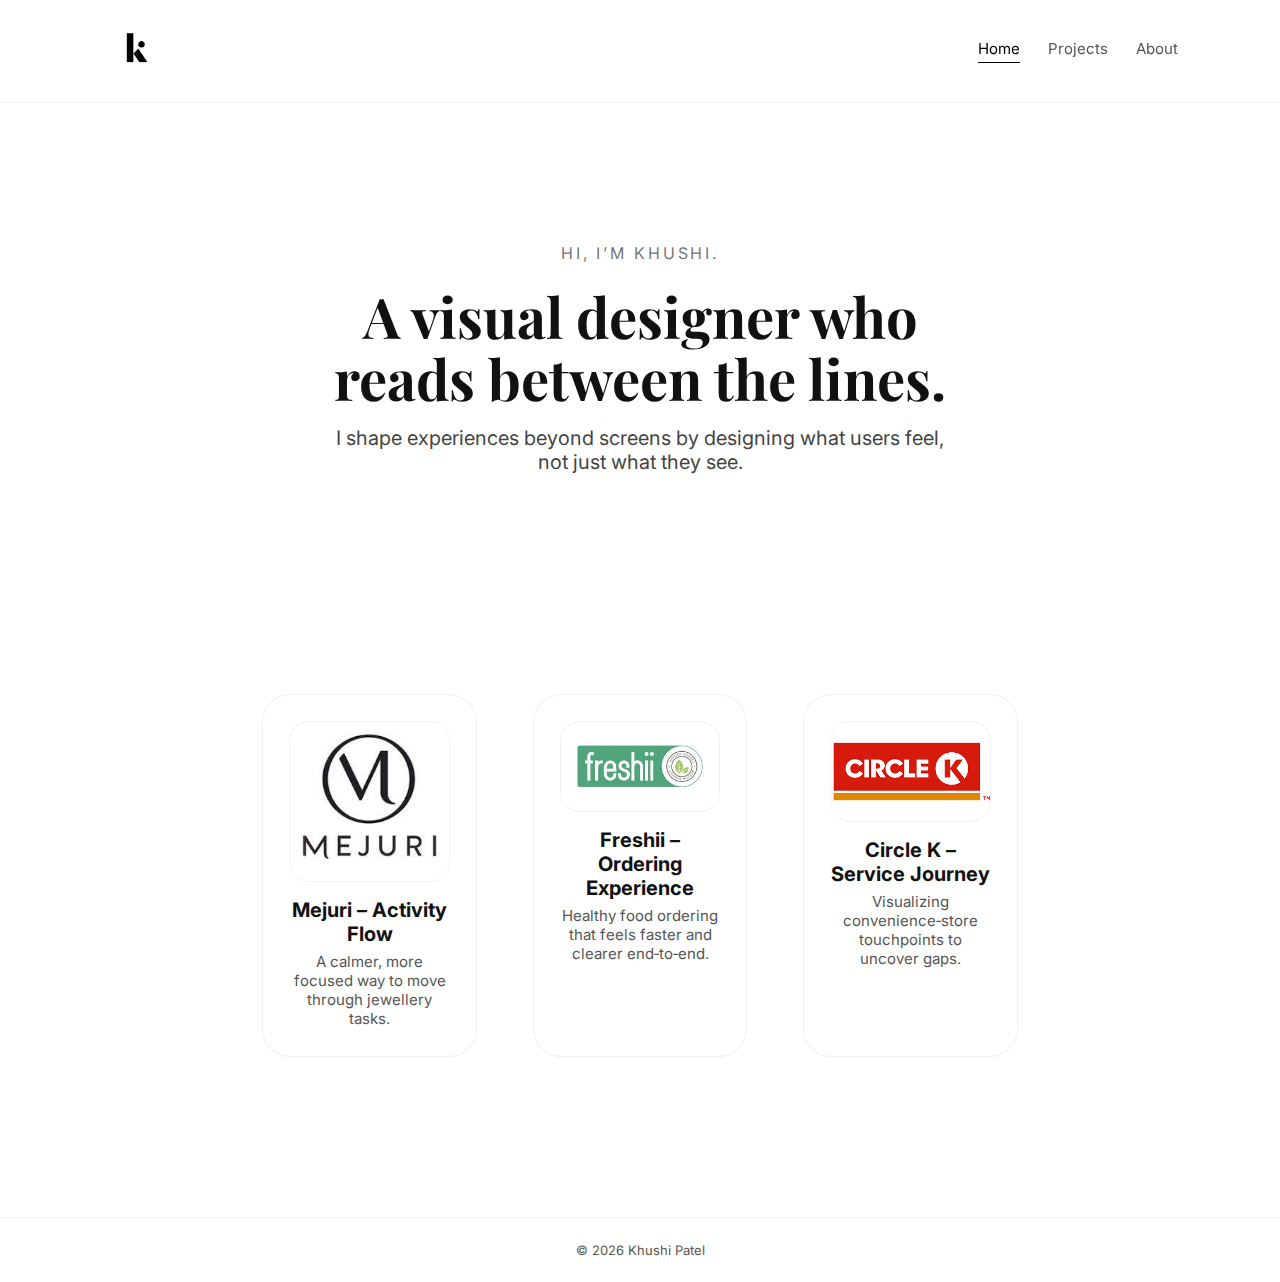
<file: index.html>
<!DOCTYPE html>
<html lang="en">
<head>
  <meta charset="UTF-8" />
  <title>Khushi Patel – Visual UI/UX Designer</title>
  <meta name="viewport" content="width=device-width, initial-scale=1" />
  <link rel="stylesheet" href="style.css" />
</head>
<body class="home">
  <header class="site-header">
   <div class="site-logo">
  <a href="index.html">
    <img src="kp logo.png" alt="Khushi Patel logo" class="logo-img" />
  </a>
</div>

    <nav class="site-nav">
      <a href="index.html" class="nav-link active">Home</a>
      <a href="work.html" class="nav-link">Projects</a>
      <a href="about.html" class="nav-link">About</a>
    </nav>
  </header>

 
  <main class="home-main home-centered">
    <!-- hero text centered -->
    <section class="hero-center-block">
      <p class="hero-eyebrow">Hi, I’m Khushi.</p>
      <h1 class="hero-heading hero-heading-playfair">
        A visual designer who reads between the lines.
      </h1>
      <p class="hero-tagline hero-tagline-inter">
        I shape experiences beyond screens by designing what users feel,
        not just what they see.
      </p>
    </section>

    <!-- space so you need to scroll to projects -->
    <div class="hero-spacer"></div>

    <!-- projects grid -->
    <section class="home-projects-intro" id="home-projects">
     
      <div class="home-project-grid">
        <!-- Mejuri -->
        <a href="work.html#mejuri" class="home-project-card card-hover">
          <img src="Mejuri.jpg" alt="Mejuri activity project cover" />
          <h3>Mejuri – Activity Flow</h3>
          <p>A calmer, more focused way to move through jewellery tasks.</p>
        </a>
        
        <!-- Freshii -->
        <a href="work.html#freshii" class="home-project-card card-hover">
          <img src="freshii.jpeg" alt="Freshii project cover" />
          <h3>Freshii – Ordering Experience</h3>
          <p>Healthy food ordering that feels faster and clearer end‑to‑end.</p>
        </a>

        

        <!-- Circle K -->
        <a href="work.html#circlek" class="home-project-card card-hover">
          <img src="circlek.png" alt="Circle K activity project cover" />
          <h3>Circle K – Service Journey</h3>
          <p>Visualizing convenience‑store touchpoints to uncover gaps.</p>
        </a>
      </div>
    </section>
  </main>

  <footer class="site-footer">
    © <span id="year"></span> Khushi Patel
  </footer>

  <script src="script.js"></script>
</body>
</html>
</file>
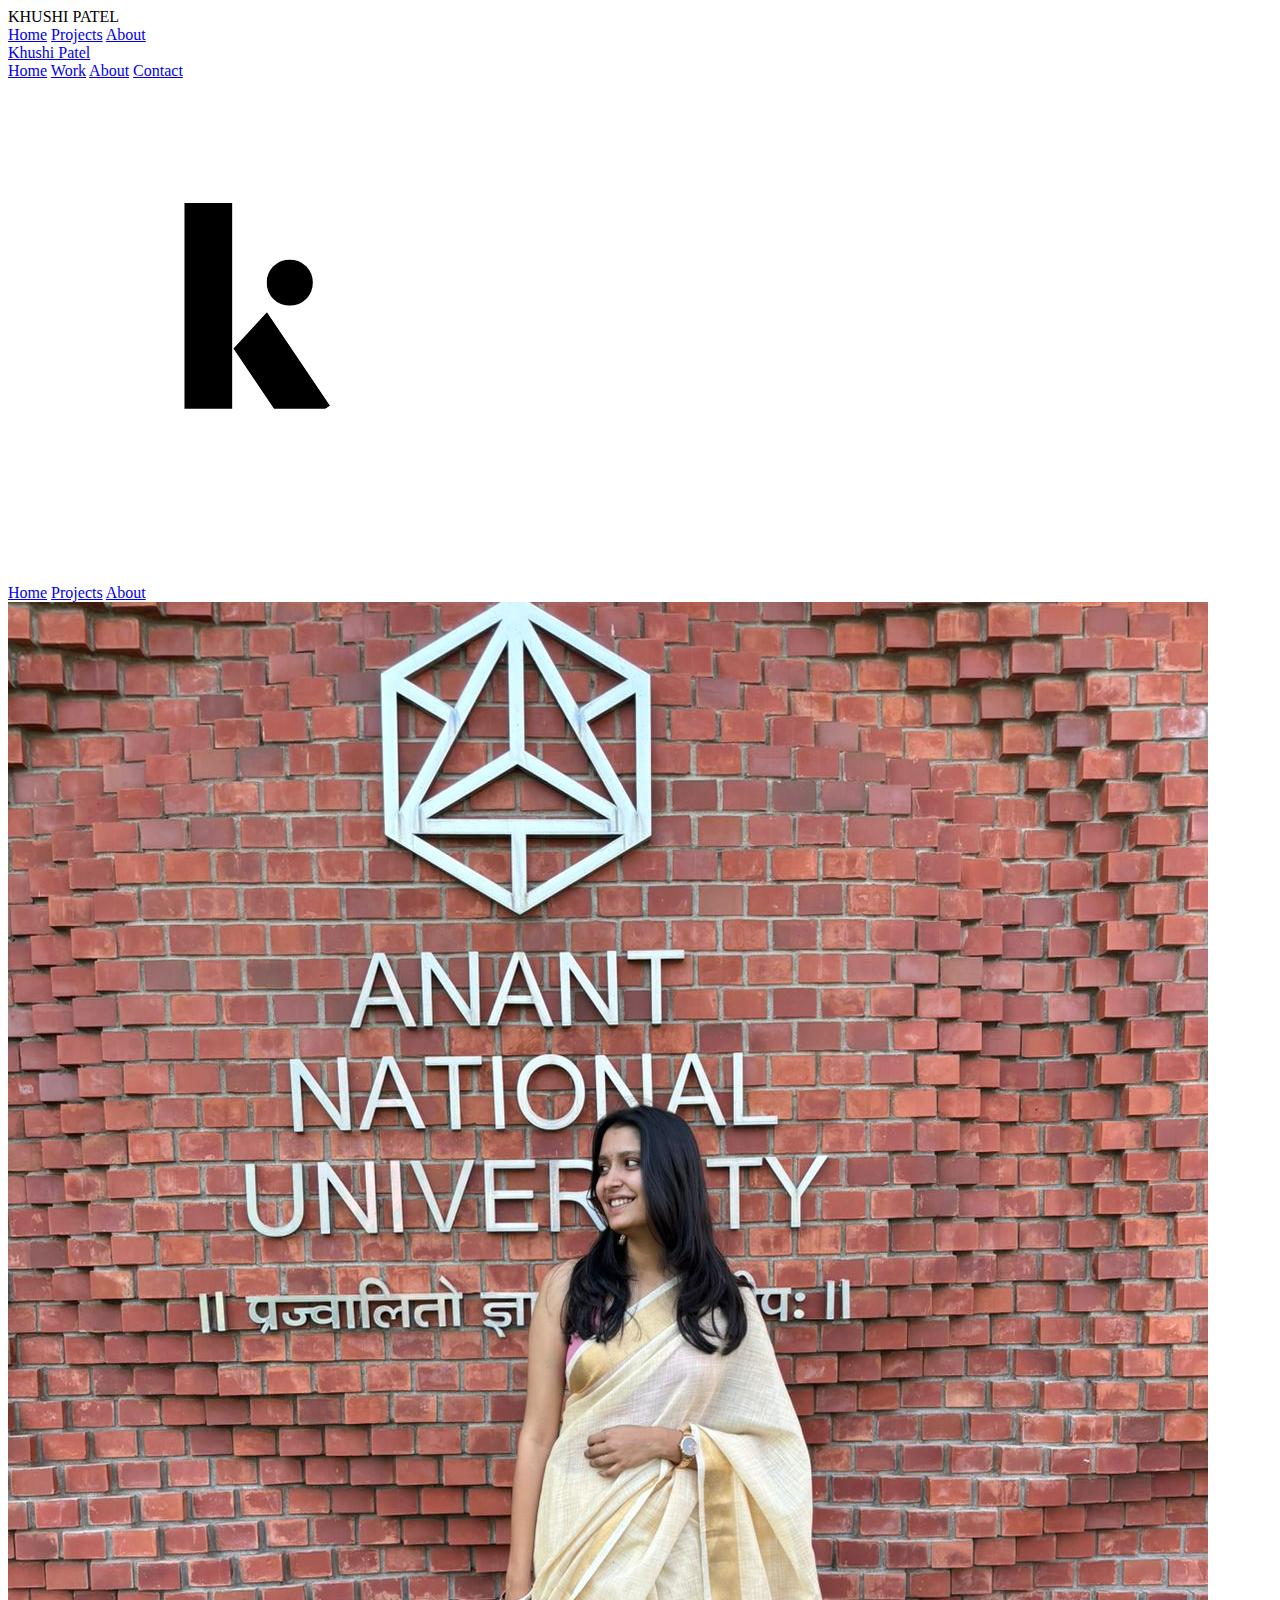
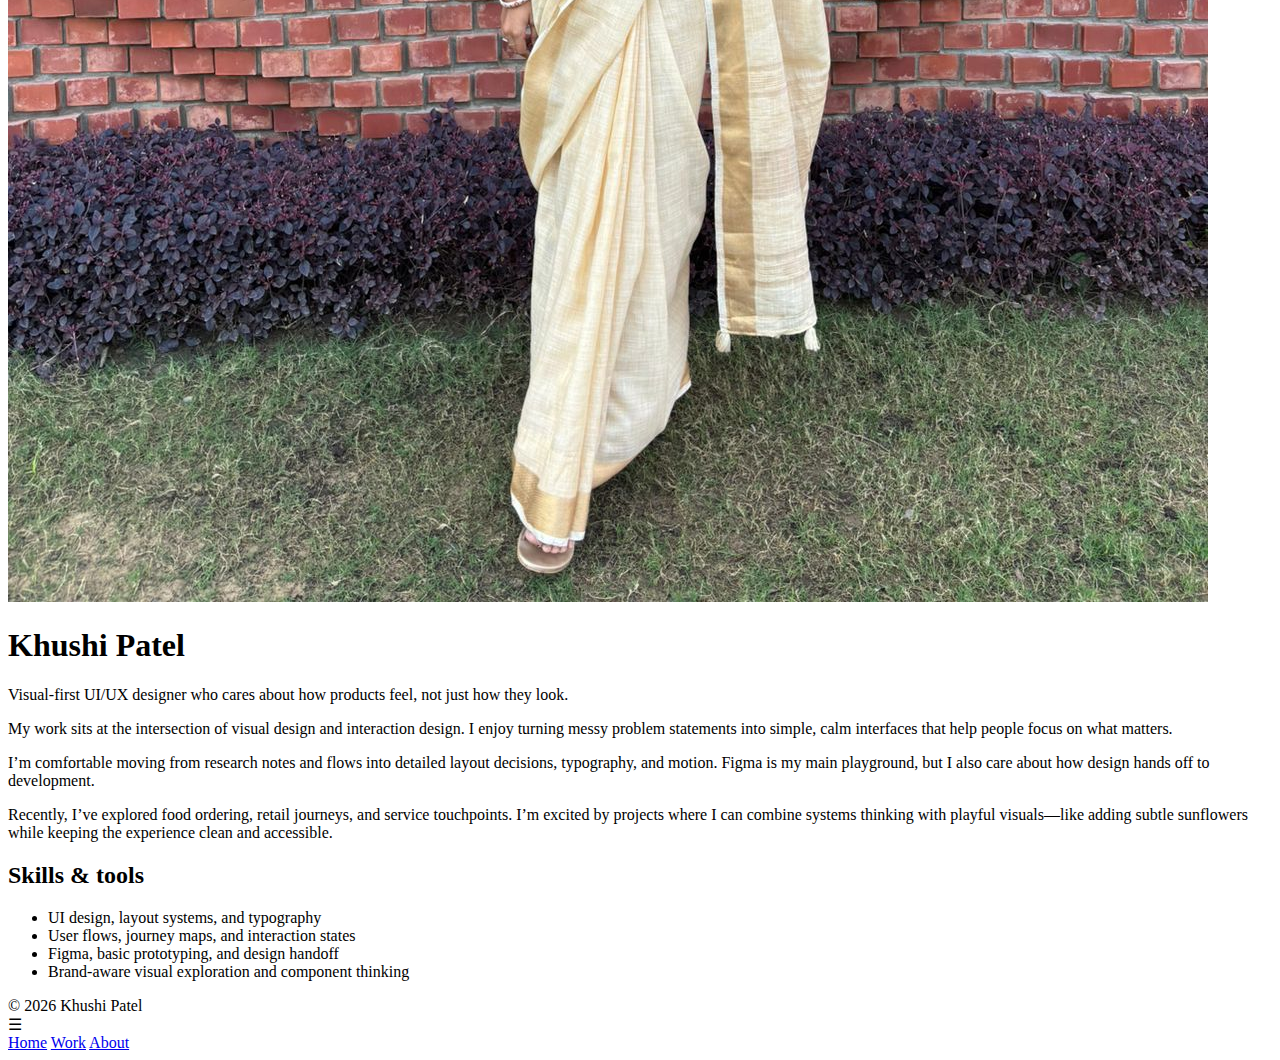
<file: about.html>
<!DOCTYPE html>
<html lang="en">
<header class="site-header">
  <div class="site-logo">KHUSHI PATEL</div>
  <nav class="site-nav">
    <a href="index.html" class="nav-link">Home</a>
    <a href="work.html" class="nav-link">Projects</a>
    <a href="about.html" class="nav-link active">About</a>
  </nav>
</header>

    <a href="index.html" class="logo">Khushi Patel</a>

    <nav>
      <a href="index.html" class="nav-link">Home</a>
      <a href="work.html" class="nav-link">Work</a>
      <a href="about.html" class="nav-link active">About</a>
      <a href="index.html#contact" class="nav-link">Contact</a>
    </nav>
<body class="about">
  <header class="site-header">
    <div class="site-logo">
      <img src="kp logo.png" alt="Khushi Patel logo" class="logo-img" />
    </div>
    <nav class="site-nav">
      <a href="index.html" class="nav-link">Home</a>
      <a href="work.html" class="nav-link">Projects</a>
      <a href="about.html" class="nav-link active">About</a>
    </nav>
  </header>

  <main class="about-main">
    <section class="about-hero">
      <div class="profile-ring profile-ring-large">
        <img
          src="profile.jpg"
          alt="Portrait of Khushi Patel"
          class="profile-photo"
        />
      </div>

      <h1>Khushi Patel</h1>
      <p class="about-tagline">
        Visual‑first UI/UX designer who cares about how products feel, not just how they look.
      </p>
    </section>

    <section class="about-copy">
      <p>
        My work sits at the intersection of visual design and interaction
        design. I enjoy turning messy problem statements into simple, calm
        interfaces that help people focus on what matters.
      </p>
      <p>
        I’m comfortable moving from research notes and flows into detailed
        layout decisions, typography, and motion. Figma is my main playground,
        but I also care about how design hands off to development.
      </p>
      <p>
        Recently, I’ve explored food ordering, retail journeys, and service
        touchpoints. I’m excited by projects where I can combine systems
        thinking with playful visuals—like adding subtle sunflowers while
        keeping the experience clean and accessible.
      </p>

      <h2>Skills & tools</h2>
      <ul class="about-list">
        <li>UI design, layout systems, and typography</li>
        <li>User flows, journey maps, and interaction states</li>
        <li>Figma, basic prototyping, and design handoff</li>
        <li>Brand‑aware visual exploration and component thinking</li>
      </ul>
    </section>
  </main>

  <footer class="site-footer">
    © <span id="year"></span> Khushi Patel
  </footer>

  <script src="script.js"></script>
</body>

    <div class="mobile-menu" id="mobile-menu">☰</div>
  </header>

  <div class="mobile-nav" id="mobile-nav">
    <a href="index.html">Home</a>
    <a href="work.html">Work</a>
    <a href="about.html">About</a>
    <a href="index.html#
</file>
<file: style.css>
@import url("https://fonts.googleapis.com/css2?family=Inter:wght@400;500;600;700&family=Playfair+Display:wght@600;700&display=swap");

/* RESET */

*,
*::before,
*::after {
  margin: 0;
  padding: 0;
  box-sizing: border-box;
}

html,
body {
  scroll-behavior: smooth;
}

body {
  font-family: "Inter", system-ui, -apple-system, BlinkMacSystemFont,
    "Helvetica Neue", Arial, sans-serif;
  background: #ffffff;
  color: #111;
}

/* HEADER */

.site-header {
  position: sticky;
  top: 0;
  left: 0;
  right: 0;
  background: rgba(255, 255, 255, 0.9);
  backdrop-filter: blur(10px);
  padding: 16px 8%;
  display: flex;
  justify-content: space-between;
  align-items: center;
  z-index: 1000;
  border-bottom: 1px solid #eee;
}

.logo-img {
  height: 70px;
  width: auto;
  display: block;
}

.site-nav {
  display: flex;
  gap: 28px;
}

.nav-link {
  text-decoration: none;
  color: #555;
  font-size: 15px;
  padding-bottom: 4px;
  border-bottom: 1px solid transparent;
}

.nav-link:hover {
  color: #000;
}

.nav-link.active {
  color: #000;
  border-color: #000;
}

/* HOME LAYOUT */

.home-main.home-centered {
  max-width: 860px;
  margin: 0 auto 80px;
  padding: 140px 8% 80px;
  position: relative;
  z-index: 1;
  text-align: center;
}

.hero-center-block {
  max-width: 700px;
  margin: 0 auto;
}

.hero-eyebrow {
  text-transform: uppercase;
  letter-spacing: 0.18em;
  font-size: 16px;
  color: #777;
  margin-bottom: 22px;
}

.hero-heading-playfair {
  font-family: "Playfair Display", serif;
  font-size: 56px;
  line-height: 1.1;
  margin-bottom: 18px;
}

.hero-tagline-inter {
  font-family: "Inter", system-ui, -apple-system, BlinkMacSystemFont,
    "Helvetica Neue", Arial, sans-serif;
  font-size: 20px;
  color: #444;
  max-width: 620px;
  margin: 0 auto;
}

.hero-spacer {
  height: 220px;
}

/* HOME PROJECT GRID */

.home-projects-intro h2 {
  font-size: 24px;
  margin-bottom: 32px;
  text-align: left;
}

/* wide row, big gaps so cards feel left / center / right */
.home-project-grid {
  display: grid;
  grid-template-columns: repeat(3, minmax(0, 1fr));
  column-gap: 56px;
  row-gap: 0;
}

.home-project-card {
  text-decoration: none;
  color: inherit;
  border-radius: 28px;
  border: 1px solid #eee;
  padding: 26px 26px 28px;
  background: #fff;
  display: flex;
  flex-direction: column;
  height: 100%;
}

.home-project-card img {
  width: 100%;
  border-radius: 20px;
  border: 1px solid #f0f0f0;
  margin-bottom: 16px;
  display: block;
}

.home-project-card h3 {
  font-size: 20px;
  margin-bottom: 6px;
}

.home-project-card p {
  font-size: 15px;
  color: #555;
}

/* card hover */

.card-hover {
  transition: transform 0.18s ease, box-shadow 0.18s ease,
    border-color 0.18s ease;
}

.card-hover:hover {
  transform: translateY(-4px);
  box-shadow: 0 14px 35px rgba(0, 0, 0, 0.08);
  border-color: #ffd66d;
}

/* SUNFLOWER BACKGROUND */

.sunflower-bg {
  position: fixed;
  width: 70px;
  height: 70px;
  background-image: url("sunflower.png");
  background-size: contain;
  background-repeat: no-repeat;
  opacity: 0.18;
  z-index: 0;
  pointer-events: none;
  animation: floatSunflower 18s linear infinite;
}

.sunflower-bg-1 {
  top: 10%;
  left: 4%;
}

.sunflower-bg-2 {
  top: 25%;
  right: 5%;
  animation-duration: 20s;
}

.sunflower-bg-3 {
  top: 55%;
  left: 12%;
  animation-duration: 24s;
}

.sunflower-bg-4 {
  top: 70%;
  right: 12%;
  animation-duration: 26s;
}

.sunflower-bg-5 {
  top: 85%;
  left: 50%;
  transform: translateX(-50%);
  animation-duration: 28s;
}

@keyframes floatSunflower {
  0% {
    transform: translateY(0) rotate(0deg);
  }
  50% {
    transform: translateY(-18px) rotate(6deg);
  }
  100% {
    transform: translateY(0) rotate(0deg);
  }
}

/* FULL-BLEED PROJECTS PAGE */

.full-bleed-projects {
  padding: 0;
  max-width: 100%;
}

.project-hero {
  min-height: 100vh;
  display: flex;
  align-items: center;
  padding: 80px 8% 80px;
  color: #111;
}

.project-hero-freshii {
  background: #9de6ff;
}

.project-hero-mejuri {
  background: #ffd58f;
}

.project-hero-circlek {
  background: #8fd0ff;
}

.project-hero-inner {
  max-width: 1120px;
  margin: 0 auto;
  display: grid;
  grid-template-columns: minmax(0, 1.1fr) minmax(0, 1fr);
  gap: 32px;
  align-items: center;
}

.project-hero-image img {
  width: 100%;
  display: block;
  border-radius: 28px;
  box-shadow: 0 18px 40px rgba(0, 0, 0, 0.15);
}

.project-hero-text h1 {
  font-size: 40px;
  margin-bottom: 12px;
}

.project-hero-desc {
  font-size: 17px;
  margin-bottom: 10px;
}

.project-hero-meta {
  font-size: 14px;
  margin-bottom: 16px;
}

.project-hero-btn {
  display: inline-block;
  padding: 10px 24px;
  border-radius: 999px;
  background: #ff4b3a;
  color: #fff;
  text-decoration: none;
  font-size: 15px;
  font-weight: 500;
}

/* button color variants */

.project-hero-mejuri .project-hero-btn {
  background: #9146ff;
}

.project-hero-circlek .project-hero-btn {
  background: #ff7b3a;
}

/* ABOUT PAGE */

.about-main {
  max-width: 800px;
  margin: 0 auto 80px;
  padding: 140px 8% 80px;
  text-align: center;
}

.profile-ring {
  width: 220px;
  height: 220px;
  border-radius: 50%;
  border: 6px solid #ffc93c;
  display: flex;
  align-items: center;
  justify-content: center;
  background: #fffdf2;
  box-shadow: 0 14px 40px rgba(0, 0, 0, 0.16);
}

.profile-ring-large {
  margin: 0 auto;
}

.profile-photo {
  width: 88%;
  height: 88%;
  border-radius: 50%;
  object-fit: cover;
}

.about-hero h1 {
  font-size: 32px;
  margin-top: 20px;
  margin-bottom: 8px;
}

.about-tagline {
  font-size: 17px;
  color: #444;
  max-width: 480px;
  margin: 0 auto 24px;
}

.about-copy {
  text-align: left;
  margin-top: 24px;
}

.about-copy p {
  font-size: 15px;
  color: #444;
  margin-bottom: 10px;
}

.about-copy h2 {
  font-size: 20px;
  margin: 18px 0 8px;
}

.about-list {
  list-style: disc;
  padding-left: 20px;
  font-size: 15px;
  color: #444;
}

/* FOOTER */

.site-footer {
  margin-top: 40px;
  text-align: center;
  padding: 24px 8%;
  border-top: 1px solid #eee;
  font-size: 13px;
  color: #555;
}

/* Base container max-width so content centers on large screens */
.home-main.home-centered,
.about-main {
  max-width: 960px;
}

/* Responsive tweaks */
@media (max-width: 1024px) {
  .site-header {
    padding: 14px 6%;
  }

  .home-main.home-centered,
  .about-main {
    padding: 120px 6% 60px;
  }

  .project-hero {
    padding: 80px 6% 60px;
  }

  .project-hero-inner {
    gap: 24px;
  }
}

/* MAIN MOBILE/TABLET BREAKPOINT */
@media (max-width: 900px) {
  /* hero text */
  .hero-heading-playfair {
    font-size: 34px;
  }

  .hero-tagline-inter {
    font-size: 16px;
    max-width: 100%;
  }

  /* push projects further down on mobile too */
  .hero-spacer {
    height: 140px;
  }

  /* stack project cards and make images smaller */
  .home-project-grid {
    grid-template-columns: 1fr;
    column-gap: 0;
    row-gap: 24px;
  }

  .home-project-card {
    padding: 20px 18px 22px;
  }

  .home-project-card img {
    max-width: 260px;
    margin: 0 auto 12px;
  }

  /* full‑bleed project sections stack */
  .project-hero {
    padding: 100px 6% 60px;
    min-height: auto;
  }

  .project-hero-inner {
    grid-template-columns: 1fr;
  }

  .project-hero-text h1 {
    font-size: 28px;
  }

  /* about page */
  .about-main {
    padding-top: 110px;
  }

  .about-copy {
    margin-top: 20px;
  }
}

/* small phones */
@media (max-width: 600px) {
  .site-header {
    padding: 12px 5%;
  }

  .logo-img {
    height: 40px;
  }

  .site-nav {
    gap: 18px;
  }

  .hero-heading-playfair {
    font-size: 30px;
  }

  .hero-eyebrow {
    font-size: 13px;
  }

  .project-hero {
    padding-top: 96px;
  }

  .project-hero-text h1 {
    font-size: 24px;
  }
}
</file>
